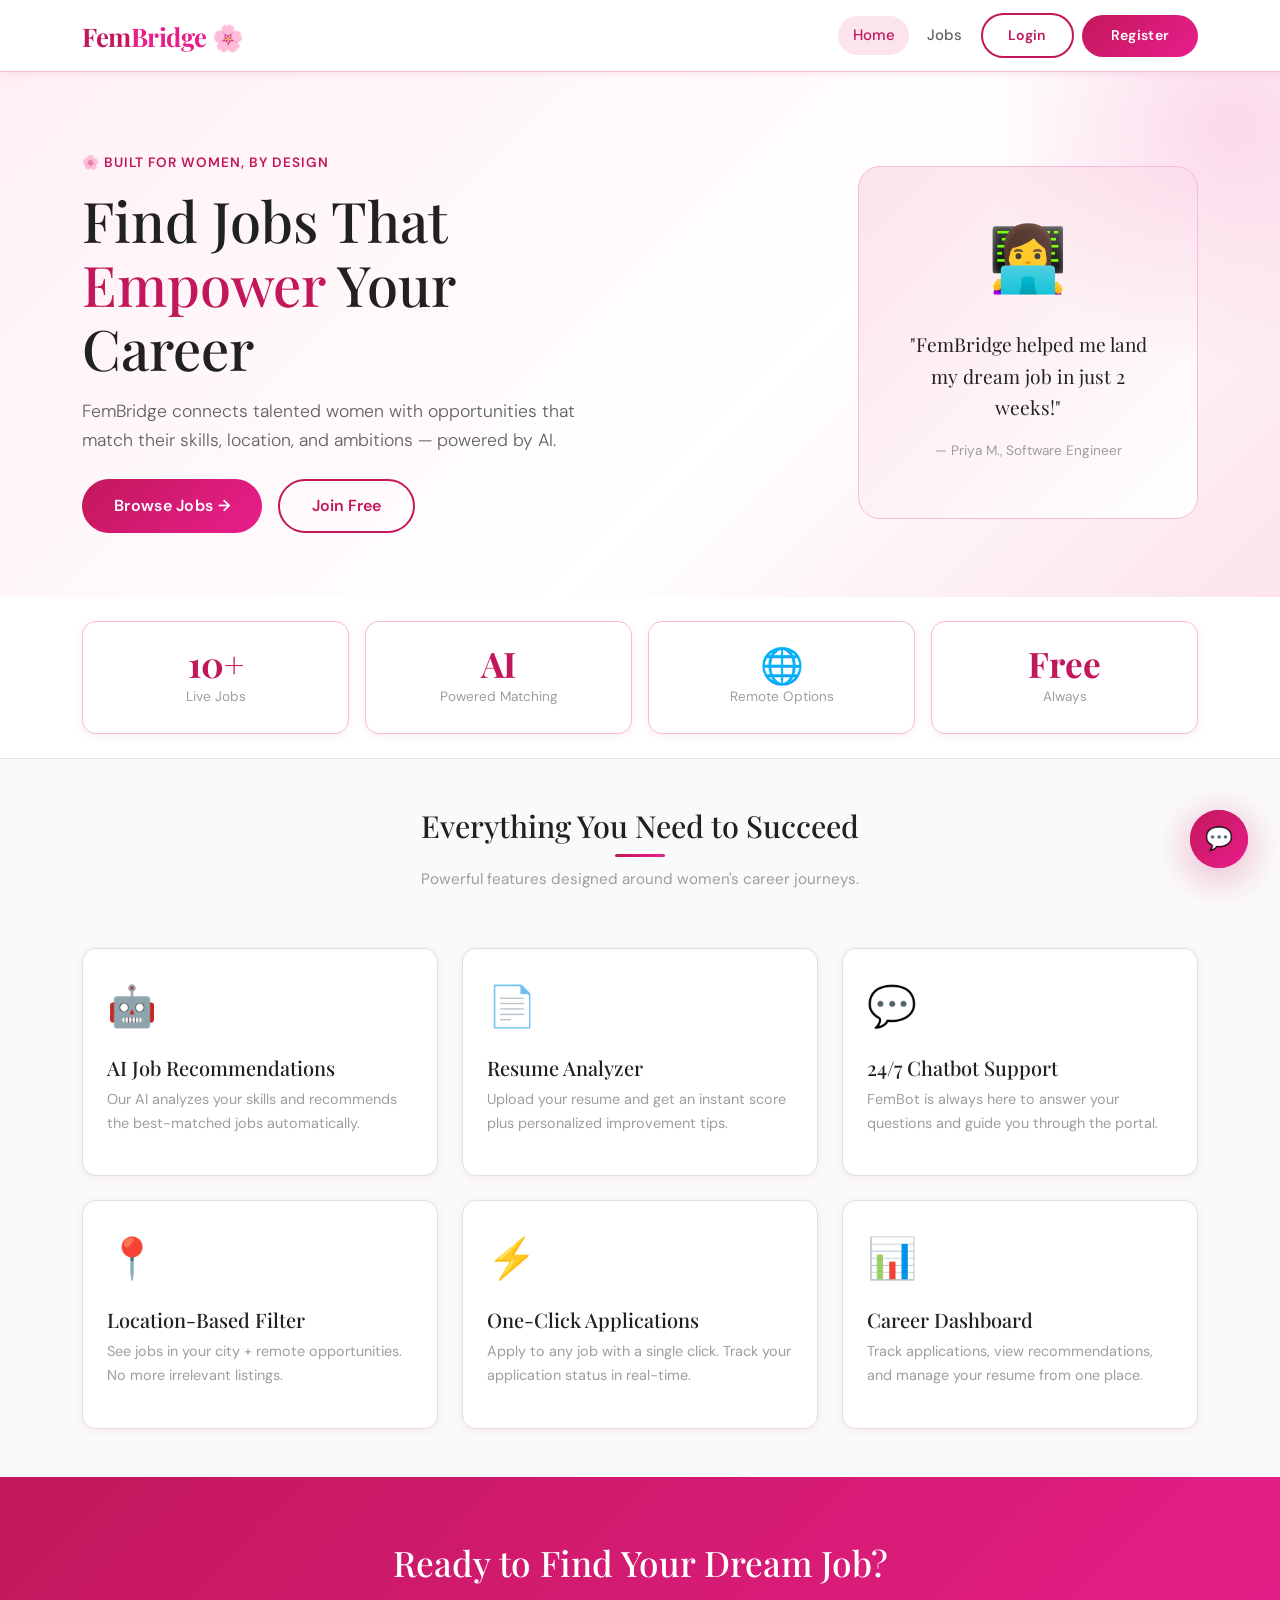
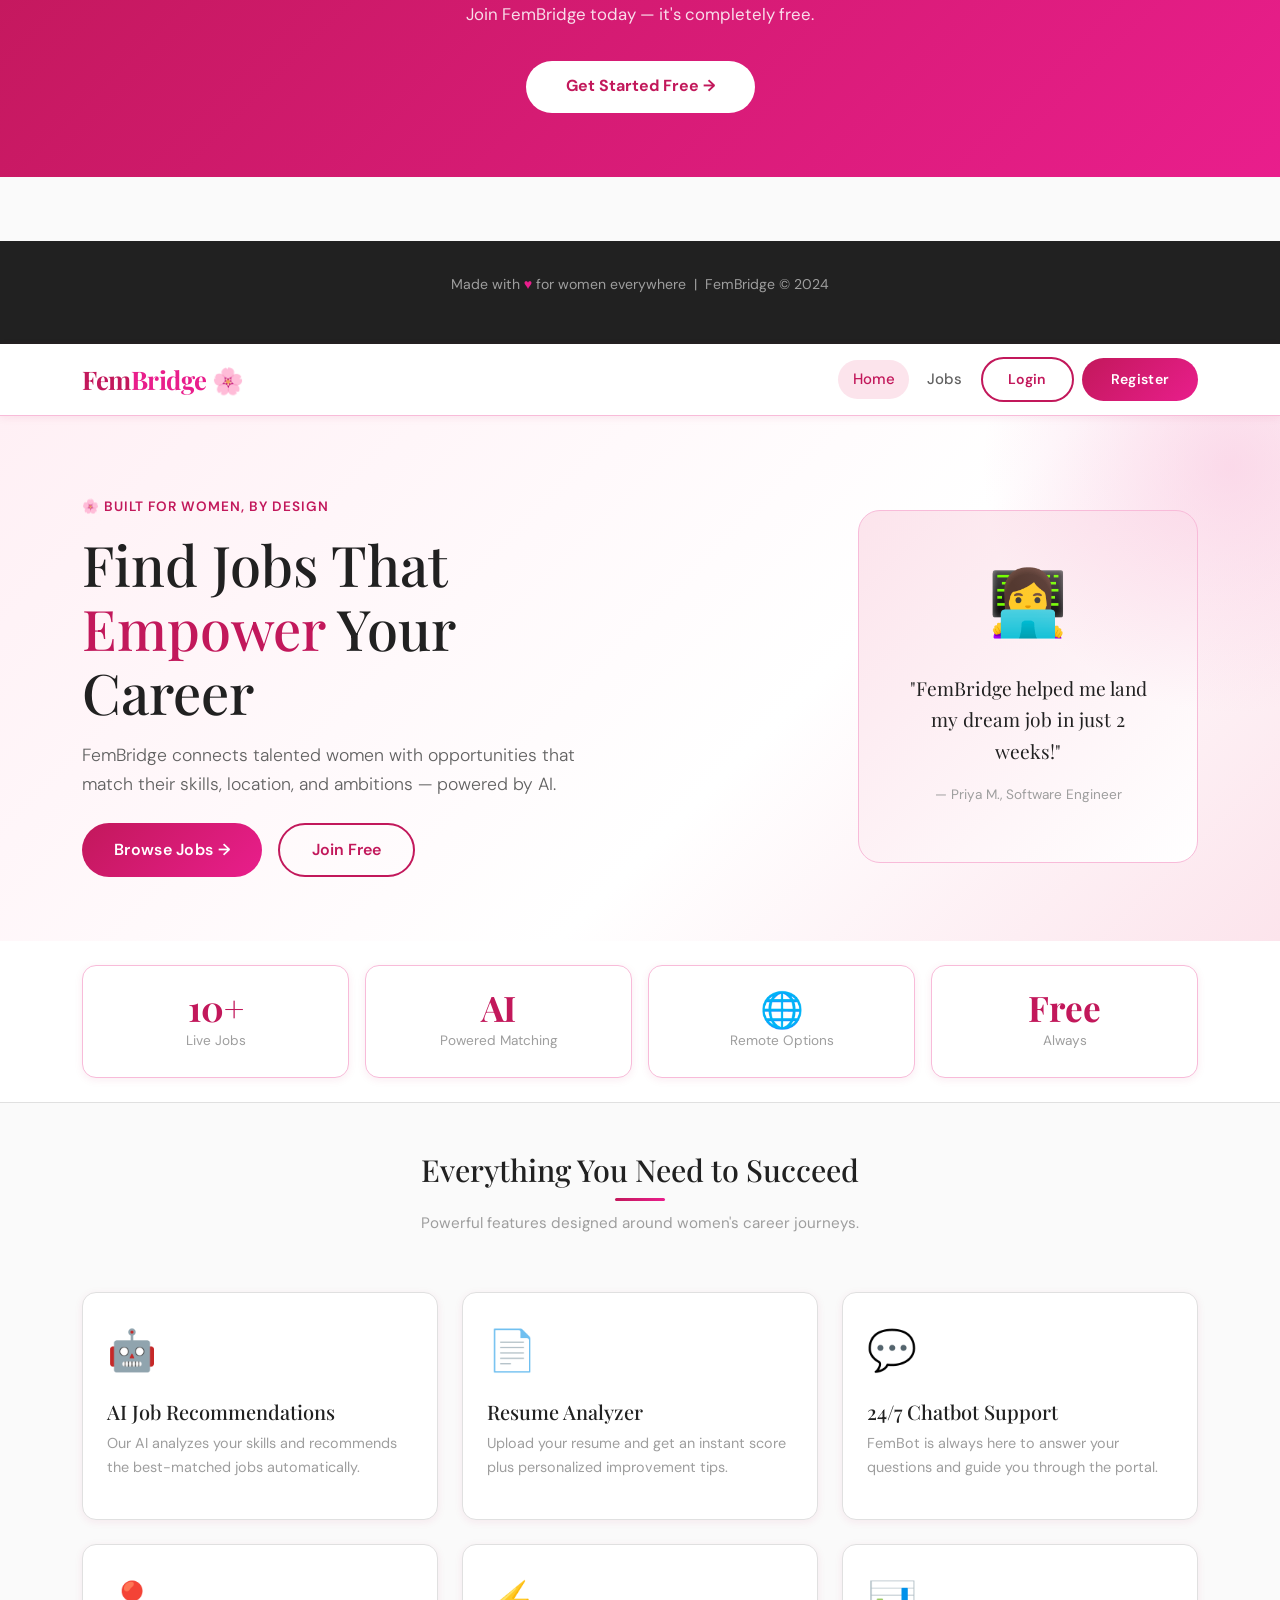
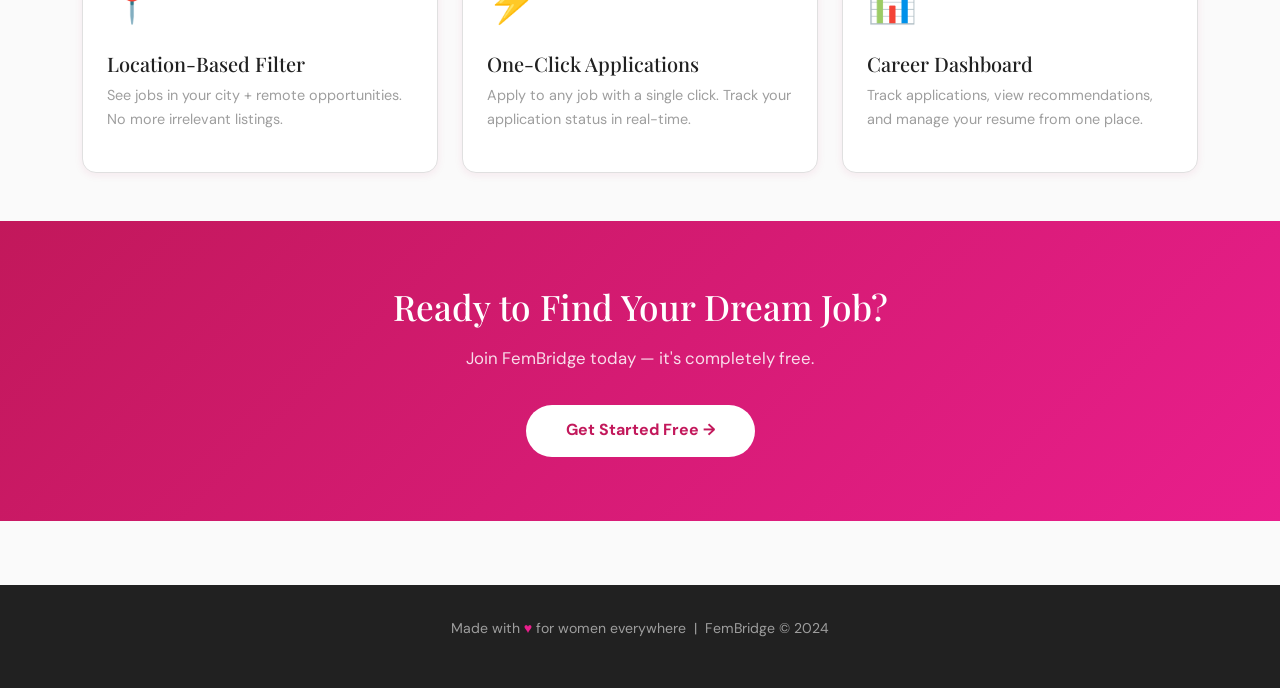
<file: frontend/index.html>
<!DOCTYPE html>
<html lang="en">
<head>
  <meta charset="UTF-8" />
  <meta name="viewport" content="width=device-width, initial-scale=1.0" />
  <title>FemBridge – Women's Career Portal</title>
  <link rel="stylesheet" href="https://cdn.jsdelivr.net/npm/bootstrap@5.3.2/dist/css/bootstrap.min.css" />
  <link rel="stylesheet" href="css/style.css" />
</head>
<body>

<!-- ── NAVBAR ──────────────────────────────────────────────────────────────── -->
<nav class="navbar navbar-expand-lg">
  <div class="container">
    <a class="navbar-brand" href="index.html">Fem<span>Bridge</span> 🌸</a>
    <button class="navbar-toggler" type="button" data-bs-toggle="collapse" data-bs-target="#navMenu">
      <span class="navbar-toggler-icon"></span>
    </button>
    <div class="collapse navbar-collapse" id="navMenu">
      <ul class="navbar-nav ms-auto align-items-center gap-1">
        <li class="nav-item"><a class="nav-link active" href="index.html">Home</a></li>
        <li class="nav-item"><a class="nav-link" href="jobs.html">Jobs</a></li>
        <!-- Logged-out nav -->
        <li id="nav-auth" style="display:flex;gap:0.5rem;align-items:center;">
          <a href="login.html" class="btn-outline-pink" style="font-size:0.88rem;">Login</a>
          <a href="register.html" class="btn-primary-pink" style="font-size:0.88rem;">Register</a>
        </li>
        <!-- Logged-in nav -->
        <li id="nav-user" style="display:none;gap:0.5rem;align-items:center;">
          <a href="dashboard.html" class="nav-link">Dashboard</a>
          <a href="profile.html" class="nav-link">👤 <span id="nav-username"></span></a>
          <button id="logout-btn" class="btn-outline-pink" style="font-size:0.85rem;">Logout</button>
        </li>
      </ul>
    </div>
  </div>
</nav>

<!-- ── HERO ────────────────────────────────────────────────────────────────── -->
<section class="hero">
  <div class="container">
    <div class="row align-items-center g-4">
      <div class="col-lg-6">
        <p style="font-size:0.85rem;font-weight:600;color:var(--pink-deep);letter-spacing:1px;text-transform:uppercase;margin-bottom:0.8rem;">
          🌸 Built for Women, by Design
        </p>
        <h1>Find Jobs That <span>Empower</span> Your Career</h1>
        <p class="lead mt-3">
          FemBridge connects talented women with opportunities that match their skills, 
          location, and ambitions — powered by AI.
        </p>
        <div class="d-flex gap-3 flex-wrap mt-4">
          <a href="jobs.html" class="btn-primary-pink" style="font-size:1rem;padding:0.75rem 2rem;">
            Browse Jobs →
          </a>
          <a href="register.html" class="btn-outline-pink" style="font-size:1rem;padding:0.75rem 2rem;">
            Join Free
          </a>
        </div>
      </div>
      <div class="col-lg-6 d-none d-lg-flex justify-content-end">
        <div style="background:linear-gradient(135deg,var(--pink-pale),var(--white));border-radius:var(--radius-lg);padding:2.5rem;text-align:center;border:1px solid var(--pink-light);max-width:340px;width:100%;">
          <div style="font-size:4rem;margin-bottom:1rem;">👩‍💻</div>
          <p style="font-family:'Playfair Display',serif;font-size:1.2rem;color:var(--gray-900);">
            "FemBridge helped me land my dream job in just 2 weeks!"
          </p>
          <p style="font-size:0.85rem;color:var(--gray-500);margin-top:0.5rem;">— Priya M., Software Engineer</p>
        </div>
      </div>
    </div>
  </div>
</section>

<!-- ── STATS ────────────────────────────────────────────────────────────────── -->
<section class="py-4" style="background:var(--white);border-bottom:1px solid var(--gray-300);">
  <div class="container">
    <div class="row g-3 text-center">
      <div class="col-6 col-md-3">
        <div class="stat-card">
          <div class="stat-number">10+</div>
          <div class="stat-label">Live Jobs</div>
        </div>
      </div>
      <div class="col-6 col-md-3">
        <div class="stat-card">
          <div class="stat-number">AI</div>
          <div class="stat-label">Powered Matching</div>
        </div>
      </div>
      <div class="col-6 col-md-3">
        <div class="stat-card">
          <div class="stat-number">🌐</div>
          <div class="stat-label">Remote Options</div>
        </div>
      </div>
      <div class="col-6 col-md-3">
        <div class="stat-card">
          <div class="stat-number">Free</div>
          <div class="stat-label">Always</div>
        </div>
      </div>
    </div>
  </div>
</section>

<!-- ── FEATURES ─────────────────────────────────────────────────────────────── -->
<section class="py-5">
  <div class="container">
    <div class="section-header text-center">
      <h2>Everything You Need to Succeed</h2>
      <div class="divider-pink mx-auto"></div>
      <p class="mt-2">Powerful features designed around women's career journeys.</p>
    </div>
    <div class="row g-4 mt-2">
      <div class="col-md-4">
        <div class="card-custom p-4 h-100">
          <div style="font-size:2.5rem;margin-bottom:1rem;">🤖</div>
          <h5>AI Job Recommendations</h5>
          <p style="color:var(--gray-500);font-size:0.9rem;margin-top:0.5rem;">
            Our AI analyzes your skills and recommends the best-matched jobs automatically.
          </p>
        </div>
      </div>
      <div class="col-md-4">
        <div class="card-custom p-4 h-100">
          <div style="font-size:2.5rem;margin-bottom:1rem;">📄</div>
          <h5>Resume Analyzer</h5>
          <p style="color:var(--gray-500);font-size:0.9rem;margin-top:0.5rem;">
            Upload your resume and get an instant score plus personalized improvement tips.
          </p>
        </div>
      </div>
      <div class="col-md-4">
        <div class="card-custom p-4 h-100">
          <div style="font-size:2.5rem;margin-bottom:1rem;">💬</div>
          <h5>24/7 Chatbot Support</h5>
          <p style="color:var(--gray-500);font-size:0.9rem;margin-top:0.5rem;">
            FemBot is always here to answer your questions and guide you through the portal.
          </p>
        </div>
      </div>
      <div class="col-md-4">
        <div class="card-custom p-4 h-100">
          <div style="font-size:2.5rem;margin-bottom:1rem;">📍</div>
          <h5>Location-Based Filter</h5>
          <p style="color:var(--gray-500);font-size:0.9rem;margin-top:0.5rem;">
            See jobs in your city + remote opportunities. No more irrelevant listings.
          </p>
        </div>
      </div>
      <div class="col-md-4">
        <div class="card-custom p-4 h-100">
          <div style="font-size:2.5rem;margin-bottom:1rem;">⚡</div>
          <h5>One-Click Applications</h5>
          <p style="color:var(--gray-500);font-size:0.9rem;margin-top:0.5rem;">
            Apply to any job with a single click. Track your application status in real-time.
          </p>
        </div>
      </div>
      <div class="col-md-4">
        <div class="card-custom p-4 h-100">
          <div style="font-size:2.5rem;margin-bottom:1rem;">📊</div>
          <h5>Career Dashboard</h5>
          <p style="color:var(--gray-500);font-size:0.9rem;margin-top:0.5rem;">
            Track applications, view recommendations, and manage your resume from one place.
          </p>
        </div>
      </div>
    </div>
  </div>
</section>

<!-- ── CTA ──────────────────────────────────────────────────────────────────── -->
<section style="background:linear-gradient(135deg,var(--pink-deep),var(--pink-mid));padding:4rem 0;text-align:center;">
  <div class="container">
    <h2 style="color:white;font-size:2.2rem;margin-bottom:1rem;">Ready to Find Your Dream Job?</h2>
    <p style="color:rgba(255,255,255,0.85);font-size:1.05rem;margin-bottom:2rem;">
      Join FemBridge today — it's completely free.
    </p>
    <a href="register.html" style="background:white;color:var(--pink-deep);font-weight:700;font-size:1rem;padding:0.8rem 2.5rem;border-radius:var(--radius-pill);display:inline-block;transition:var(--transition);">
      Get Started Free →
    </a>
  </div>
</section>

<!-- ── FOOTER ───────────────────────────────────────────────────────────────── -->
<footer>
  <p>Made with <span>♥</span> for women everywhere &nbsp;|&nbsp; FemBridge © 2024</p>
</footer>

<!-- ── CHATBOT ──────────────────────────────────────────────────────────────── -->
<button id="chatbot-btn" title="Chat with FemBot">💬</button>
<div id="chatbot-window">
  <div class="chatbot-header">
    🌸 FemBot – Career Assistant
    <button id="chatbot-close" style="background:none;border:none;color:white;font-size:1.1rem;cursor:pointer;">✕</button>
  </div>
  <div class="chatbot-messages" id="chatbot-messages"></div>
  <div class="chatbot-input-row">
    <input id="chat-input" type="text" placeholder="Ask me anything..." />
    <button id="chat-send">Send</button>
  </div>
</div>

<script src="https://cdn.jsdelivr.net/npm/bootstrap@5.3.2/dist/js/bootstrap.bundle.min.js"></script>
<script src="js/main.js"></script>
<script src="js/chatbot.js"></script>
</body>
</html><!DOCTYPE html>
<html lang="en">
<head>
  <meta charset="UTF-8" />
  <meta name="viewport" content="width=device-width, initial-scale=1.0" />
  <title>FemBridge – Women's Career Portal</title>
  <link rel="stylesheet" href="https://cdn.jsdelivr.net/npm/bootstrap@5.3.2/dist/css/bootstrap.min.css" />
  <link rel="stylesheet" href="css/style.css" />
</head>
<body>

<!-- ── NAVBAR ──────────────────────────────────────────────────────────────── -->
<nav class="navbar navbar-expand-lg">
  <div class="container">
    <a class="navbar-brand" href="index.html">Fem<span>Bridge</span> 🌸</a>
    <button class="navbar-toggler" type="button" data-bs-toggle="collapse" data-bs-target="#navMenu">
      <span class="navbar-toggler-icon"></span>
    </button>
    <div class="collapse navbar-collapse" id="navMenu">
      <ul class="navbar-nav ms-auto align-items-center gap-1">
        <li class="nav-item"><a class="nav-link active" href="index.html">Home</a></li>
        <li class="nav-item"><a class="nav-link" href="jobs.html">Jobs</a></li>
        <!-- Logged-out nav -->
        <li id="nav-auth" style="display:flex;gap:0.5rem;align-items:center;">
          <a href="login.html" class="btn-outline-pink" style="font-size:0.88rem;">Login</a>
          <a href="register.html" class="btn-primary-pink" style="font-size:0.88rem;">Register</a>
        </li>
        <!-- Logged-in nav -->
        <li id="nav-user" style="display:none;gap:0.5rem;align-items:center;">
          <a href="dashboard.html" class="nav-link">Dashboard</a>
          <a href="profile.html" class="nav-link">👤 <span id="nav-username"></span></a>
          <button id="logout-btn" class="btn-outline-pink" style="font-size:0.85rem;">Logout</button>
        </li>
      </ul>
    </div>
  </div>
</nav>

<!-- ── HERO ────────────────────────────────────────────────────────────────── -->
<section class="hero">
  <div class="container">
    <div class="row align-items-center g-4">
      <div class="col-lg-6">
        <p style="font-size:0.85rem;font-weight:600;color:var(--pink-deep);letter-spacing:1px;text-transform:uppercase;margin-bottom:0.8rem;">
          🌸 Built for Women, by Design
        </p>
        <h1>Find Jobs That <span>Empower</span> Your Career</h1>
        <p class="lead mt-3">
          FemBridge connects talented women with opportunities that match their skills, 
          location, and ambitions — powered by AI.
        </p>
        <div class="d-flex gap-3 flex-wrap mt-4">
          <a href="jobs.html" class="btn-primary-pink" style="font-size:1rem;padding:0.75rem 2rem;">
            Browse Jobs →
          </a>
          <a href="register.html" class="btn-outline-pink" style="font-size:1rem;padding:0.75rem 2rem;">
            Join Free
          </a>
        </div>
      </div>
      <div class="col-lg-6 d-none d-lg-flex justify-content-end">
        <div style="background:linear-gradient(135deg,var(--pink-pale),var(--white));border-radius:var(--radius-lg);padding:2.5rem;text-align:center;border:1px solid var(--pink-light);max-width:340px;width:100%;">
          <div style="font-size:4rem;margin-bottom:1rem;">👩‍💻</div>
          <p style="font-family:'Playfair Display',serif;font-size:1.2rem;color:var(--gray-900);">
            "FemBridge helped me land my dream job in just 2 weeks!"
          </p>
          <p style="font-size:0.85rem;color:var(--gray-500);margin-top:0.5rem;">— Priya M., Software Engineer</p>
        </div>
      </div>
    </div>
  </div>
</section>

<!-- ── STATS ────────────────────────────────────────────────────────────────── -->
<section class="py-4" style="background:var(--white);border-bottom:1px solid var(--gray-300);">
  <div class="container">
    <div class="row g-3 text-center">
      <div class="col-6 col-md-3">
        <div class="stat-card">
          <div class="stat-number">10+</div>
          <div class="stat-label">Live Jobs</div>
        </div>
      </div>
      <div class="col-6 col-md-3">
        <div class="stat-card">
          <div class="stat-number">AI</div>
          <div class="stat-label">Powered Matching</div>
        </div>
      </div>
      <div class="col-6 col-md-3">
        <div class="stat-card">
          <div class="stat-number">🌐</div>
          <div class="stat-label">Remote Options</div>
        </div>
      </div>
      <div class="col-6 col-md-3">
        <div class="stat-card">
          <div class="stat-number">Free</div>
          <div class="stat-label">Always</div>
        </div>
      </div>
    </div>
  </div>
</section>

<!-- ── FEATURES ─────────────────────────────────────────────────────────────── -->
<section class="py-5">
  <div class="container">
    <div class="section-header text-center">
      <h2>Everything You Need to Succeed</h2>
      <div class="divider-pink mx-auto"></div>
      <p class="mt-2">Powerful features designed around women's career journeys.</p>
    </div>
    <div class="row g-4 mt-2">
      <div class="col-md-4">
        <div class="card-custom p-4 h-100">
          <div style="font-size:2.5rem;margin-bottom:1rem;">🤖</div>
          <h5>AI Job Recommendations</h5>
          <p style="color:var(--gray-500);font-size:0.9rem;margin-top:0.5rem;">
            Our AI analyzes your skills and recommends the best-matched jobs automatically.
          </p>
        </div>
      </div>
      <div class="col-md-4">
        <div class="card-custom p-4 h-100">
          <div style="font-size:2.5rem;margin-bottom:1rem;">📄</div>
          <h5>Resume Analyzer</h5>
          <p style="color:var(--gray-500);font-size:0.9rem;margin-top:0.5rem;">
            Upload your resume and get an instant score plus personalized improvement tips.
          </p>
        </div>
      </div>
      <div class="col-md-4">
        <div class="card-custom p-4 h-100">
          <div style="font-size:2.5rem;margin-bottom:1rem;">💬</div>
          <h5>24/7 Chatbot Support</h5>
          <p style="color:var(--gray-500);font-size:0.9rem;margin-top:0.5rem;">
            FemBot is always here to answer your questions and guide you through the portal.
          </p>
        </div>
      </div>
      <div class="col-md-4">
        <div class="card-custom p-4 h-100">
          <div style="font-size:2.5rem;margin-bottom:1rem;">📍</div>
          <h5>Location-Based Filter</h5>
          <p style="color:var(--gray-500);font-size:0.9rem;margin-top:0.5rem;">
            See jobs in your city + remote opportunities. No more irrelevant listings.
          </p>
        </div>
      </div>
      <div class="col-md-4">
        <div class="card-custom p-4 h-100">
          <div style="font-size:2.5rem;margin-bottom:1rem;">⚡</div>
          <h5>One-Click Applications</h5>
          <p style="color:var(--gray-500);font-size:0.9rem;margin-top:0.5rem;">
            Apply to any job with a single click. Track your application status in real-time.
          </p>
        </div>
      </div>
      <div class="col-md-4">
        <div class="card-custom p-4 h-100">
          <div style="font-size:2.5rem;margin-bottom:1rem;">📊</div>
          <h5>Career Dashboard</h5>
          <p style="color:var(--gray-500);font-size:0.9rem;margin-top:0.5rem;">
            Track applications, view recommendations, and manage your resume from one place.
          </p>
        </div>
      </div>
    </div>
  </div>
</section>

<!-- ── CTA ──────────────────────────────────────────────────────────────────── -->
<section style="background:linear-gradient(135deg,var(--pink-deep),var(--pink-mid));padding:4rem 0;text-align:center;">
  <div class="container">
    <h2 style="color:white;font-size:2.2rem;margin-bottom:1rem;">Ready to Find Your Dream Job?</h2>
    <p style="color:rgba(255,255,255,0.85);font-size:1.05rem;margin-bottom:2rem;">
      Join FemBridge today — it's completely free.
    </p>
    <a href="register.html" style="background:white;color:var(--pink-deep);font-weight:700;font-size:1rem;padding:0.8rem 2.5rem;border-radius:var(--radius-pill);display:inline-block;transition:var(--transition);">
      Get Started Free →
    </a>
  </div>
</section>

<!-- ── FOOTER ───────────────────────────────────────────────────────────────── -->
<footer>
  <p>Made with <span>♥</span> for women everywhere &nbsp;|&nbsp; FemBridge © 2024</p>
</footer>

<!-- ── CHATBOT ──────────────────────────────────────────────────────────────── -->
<button id="chatbot-btn" title="Chat with FemBot">💬</button>
<div id="chatbot-window">
  <div class="chatbot-header">
    🌸 FemBot – Career Assistant
    <button id="chatbot-close" style="background:none;border:none;color:white;font-size:1.1rem;cursor:pointer;">✕</button>
  </div>
  <div class="chatbot-messages" id="chatbot-messages"></div>
  <div class="chatbot-input-row">
    <input id="chat-input" type="text" placeholder="Ask me anything..." />
    <button id="chat-send">Send</button>
  </div>
</div>

<script src="https://cdn.jsdelivr.net/npm/bootstrap@5.3.2/dist/js/bootstrap.bundle.min.js"></script>
<script src="js/main.js"></script>
<script src="js/chatbot.js"></script>
</body>
</html>
</file>
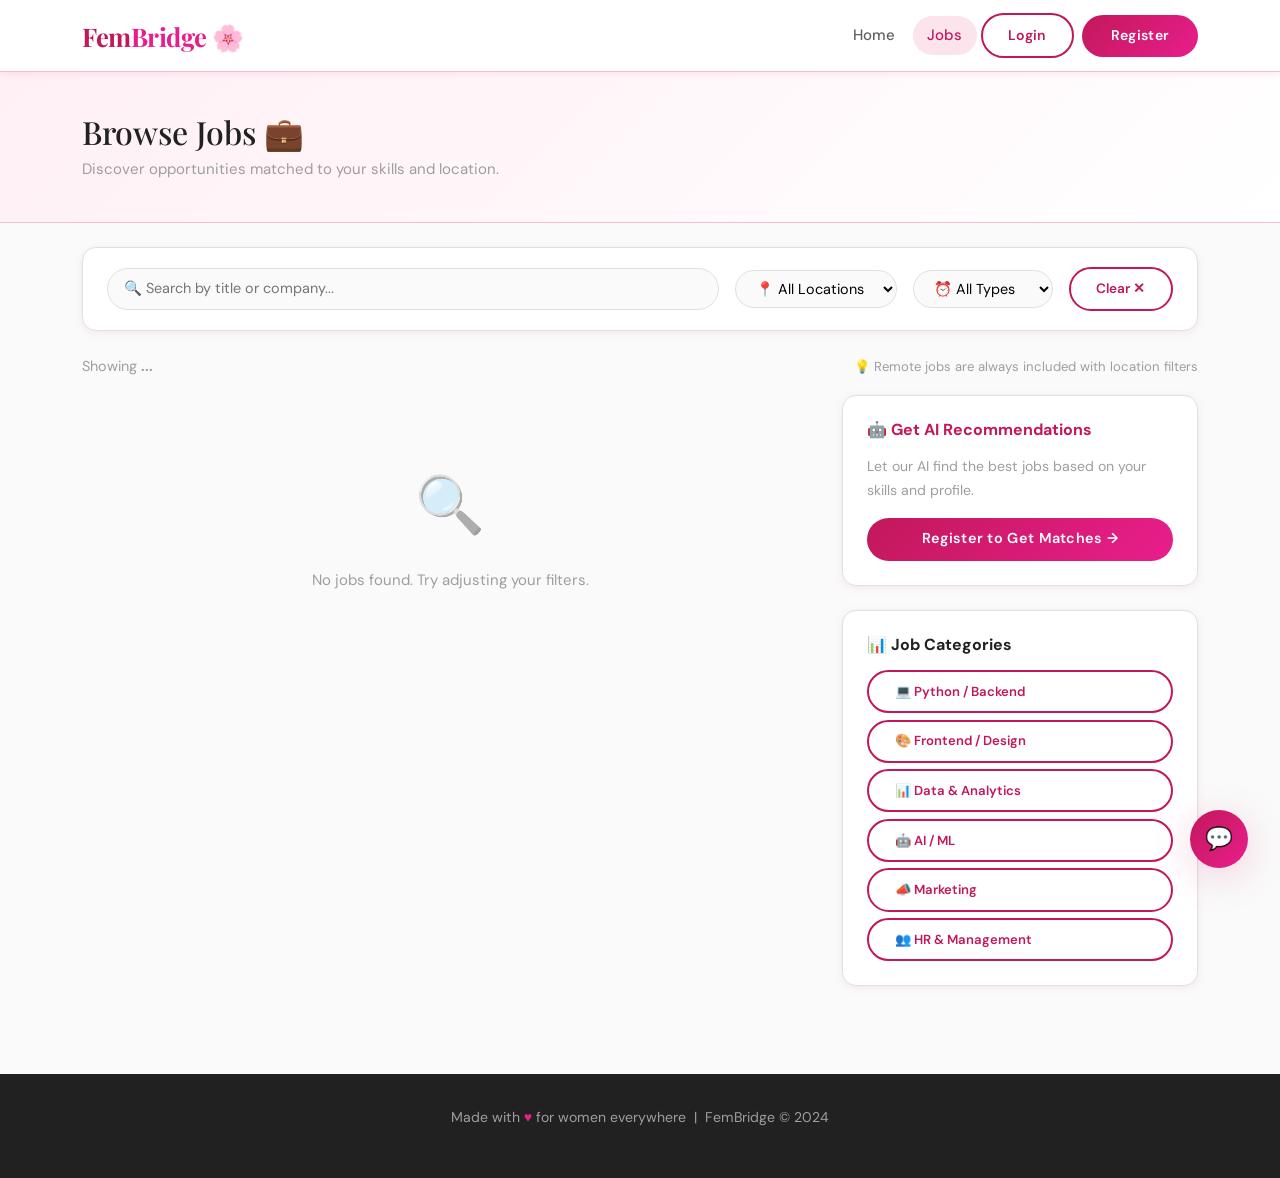
<file: frontend/jobs.html>
<!DOCTYPE html>
<html lang="en">
<head>
  <meta charset="UTF-8" />
  <meta name="viewport" content="width=device-width, initial-scale=1.0" />
  <title>Browse Jobs – FemBridge</title>
  <link rel="stylesheet" href="https://cdn.jsdelivr.net/npm/bootstrap@5.3.2/dist/css/bootstrap.min.css" />
  <link rel="stylesheet" href="css/style.css" />
</head>
<body>

<!-- ── NAVBAR ─────────────────────────────────────────────────────────────── -->
<nav class="navbar navbar-expand-lg">
  <div class="container">
    <a class="navbar-brand" href="index.html">Fem<span>Bridge</span> 🌸</a>
    <button class="navbar-toggler" type="button" data-bs-toggle="collapse" data-bs-target="#navMenu">
      <span class="navbar-toggler-icon"></span>
    </button>
    <div class="collapse navbar-collapse" id="navMenu">
      <ul class="navbar-nav ms-auto align-items-center gap-1">
        <li class="nav-item"><a class="nav-link" href="index.html">Home</a></li>
        <li class="nav-item"><a class="nav-link active" href="jobs.html">Jobs</a></li>
        <li id="nav-auth" style="display:flex;gap:0.5rem;align-items:center;">
          <a href="login.html" class="btn-outline-pink" style="font-size:0.88rem;">Login</a>
          <a href="register.html" class="btn-primary-pink" style="font-size:0.88rem;">Register</a>
        </li>
        <li id="nav-user" style="display:none;gap:0.5rem;align-items:center;">
          <a href="dashboard.html" class="nav-link">Dashboard</a>
          <a href="profile.html" class="nav-link">👤 <span id="nav-username"></span></a>
          <button id="logout-btn" class="btn-outline-pink" style="font-size:0.85rem;">Logout</button>
        </li>
      </ul>
    </div>
  </div>
</nav>

<!-- ── PAGE HEADER ────────────────────────────────────────────────────────── -->
<section style="background:linear-gradient(135deg,var(--pink-pastel),var(--white));padding:2.5rem 0 1.5rem;border-bottom:1px solid var(--pink-light);">
  <div class="container">
    <h1 style="font-size:2rem;margin-bottom:0.3rem;">Browse Jobs 💼</h1>
    <p style="color:var(--gray-500);">Discover opportunities matched to your skills and location.</p>
  </div>
</section>

<div class="container py-4">

  <!-- ── Filter Bar ───────────────────────────────────────────────────────── -->
  <div class="filter-bar mb-4">
    <div style="flex:1;min-width:200px;">
      <input id="search-input" type="text" placeholder="🔍 Search by title or company..." style="width:100%;" />
    </div>

    <select id="location-filter" style="min-width:160px;">
      <option value="">📍 All Locations</option>
      <option value="Mumbai">Mumbai</option>
      <option value="Delhi">Delhi</option>
      <option value="Bangalore">Bangalore</option>
      <option value="Hyderabad">Hyderabad</option>
      <option value="Chennai">Chennai</option>
      <option value="Pune">Pune</option>
      <option value="Bhopal">Bhopal</option>
      <option value="Remote">Remote</option>
    </select>

    <select id="type-filter" style="min-width:140px;">
      <option value="">⏰ All Types</option>
      <option value="Full-time">Full-time</option>
      <option value="Part-time">Part-time</option>
    </select>

    <button class="btn-outline-pink" onclick="clearFilters()" style="font-size:0.85rem;white-space:nowrap;">
      Clear ✕
    </button>
  </div>

  <!-- ── Results Header ───────────────────────────────────────────────────── -->
  <div style="display:flex;justify-content:space-between;align-items:center;margin-bottom:1rem;">
    <p style="font-size:0.9rem;color:var(--gray-500);margin:0;">
      Showing <strong id="job-count">...</strong>
    </p>
    <div style="font-size:0.82rem;color:var(--gray-500);">
      💡 Remote jobs are always included with location filters
    </div>
  </div>

  <!-- ── Jobs Grid ─────────────────────────────────────────────────────────── -->
  <div class="row">
    <div class="col-lg-8">
      <div id="jobs-container">
        <div class="page-loading"><div class="spinner"></div>Loading jobs...</div>
      </div>
    </div>

    <!-- ── Sidebar ─────────────────────────────────────────────────────── -->
    <div class="col-lg-4">
      <div class="card-custom p-4 mb-4" style="position:sticky;top:80px;">
        <h6 style="font-weight:700;margin-bottom:1rem;color:var(--pink-deep);">🤖 Get AI Recommendations</h6>
        <p style="font-size:0.88rem;color:var(--gray-500);margin-bottom:1rem;">
          Let our AI find the best jobs based on your skills and profile.
        </p>
        <div id="sidebar-cta"></div>
      </div>

      <div class="card-custom p-4">
        <h6 style="font-weight:700;margin-bottom:1rem;">📊 Job Categories</h6>
        <div style="display:flex;flex-direction:column;gap:0.4rem;">
          <button class="btn-outline-pink" style="font-size:0.82rem;justify-content:flex-start;"
            onclick="setSearch('python developer')">💻 Python / Backend</button>
          <button class="btn-outline-pink" style="font-size:0.82rem;justify-content:flex-start;"
            onclick="setSearch('frontend developer')">🎨 Frontend / Design</button>
          <button class="btn-outline-pink" style="font-size:0.82rem;justify-content:flex-start;"
            onclick="setSearch('data')">📊 Data & Analytics</button>
          <button class="btn-outline-pink" style="font-size:0.82rem;justify-content:flex-start;"
            onclick="setSearch('machine learning')">🤖 AI / ML</button>
          <button class="btn-outline-pink" style="font-size:0.82rem;justify-content:flex-start;"
            onclick="setSearch('marketing')">📣 Marketing</button>
          <button class="btn-outline-pink" style="font-size:0.82rem;justify-content:flex-start;"
            onclick="setSearch('hr manager')">👥 HR & Management</button>
        </div>
      </div>
    </div>
  </div>
</div>

<footer>
  <p>Made with <span>♥</span> for women everywhere &nbsp;|&nbsp; FemBridge © 2024</p>
</footer>

<!-- ── CHATBOT ─────────────────────────────────────────────────────────────── -->
<button id="chatbot-btn" title="Chat with FemBot">💬</button>
<div id="chatbot-window">
  <div class="chatbot-header">
    🌸 FemBot – Career Assistant
    <button id="chatbot-close" style="background:none;border:none;color:white;font-size:1.1rem;cursor:pointer;">✕</button>
  </div>
  <div class="chatbot-messages" id="chatbot-messages"></div>
  <div class="chatbot-input-row">
    <input id="chat-input" type="text" placeholder="Ask me anything..." />
    <button id="chat-send">Send</button>
  </div>
</div>

<script src="https://cdn.jsdelivr.net/npm/bootstrap@5.3.2/dist/js/bootstrap.bundle.min.js"></script>
<script src="js/main.js"></script>
<script src="js/jobs.js"></script>
<script src="js/chatbot.js"></script>
<script>
  // Sidebar CTA based on login state
  document.addEventListener("DOMContentLoaded", () => {
    const user = getUser();
    const cta  = document.getElementById("sidebar-cta");
    if (user) {
      cta.innerHTML = `<a href="dashboard.html" class="btn-primary-pink" style="width:100%;justify-content:center;">
        View My Recommendations →
      </a>`;
    } else {
      cta.innerHTML = `<a href="register.html" class="btn-primary-pink" style="width:100%;justify-content:center;">
        Register to Get Matches →
      </a>`;
    }
  });

  function setSearch(query) {
    const input = document.getElementById("search-input");
    if (input) { input.value = query; loadJobs(); }
  }

  function clearFilters() {
    document.getElementById("search-input").value  = "";
    document.getElementById("location-filter").value = "";
    document.getElementById("type-filter").value    = "";
    loadJobs();
  }
</script>
</body>
</html>
</file>
<file: frontend/css/style.css>
/* =====================================================
   FemBridge – Global Stylesheet
   Theme: Pink + White | Font: Playfair Display + DM Sans
   ===================================================== */

@import url('https://fonts.googleapis.com/css2?family=Playfair+Display:wght@600;700&family=DM+Sans:wght@300;400;500;600&display=swap');

/* ── CSS Variables ─────────────────────────────────── */
:root {
  --pink-deep:    #c2185b;
  --pink-mid:     #e91e8c;
  --pink-light:   #f8bbd9;
  --pink-pale:    #fce4ec;
  --pink-pastel:  #fff0f5;
  --white:        #ffffff;
  --gray-50:      #fafafa;
  --gray-100:     #f5f5f5;
  --gray-300:     #e0e0e0;
  --gray-500:     #9e9e9e;
  --gray-700:     #616161;
  --gray-900:     #212121;
  --shadow-sm:    0 2px 8px rgba(194,24,91,0.08);
  --shadow-md:    0 4px 20px rgba(194,24,91,0.14);
  --shadow-lg:    0 8px 40px rgba(194,24,91,0.18);
  --radius-sm:    8px;
  --radius-md:    14px;
  --radius-lg:    22px;
  --radius-pill:  100px;
  --transition:   0.25s cubic-bezier(0.4,0,0.2,1);
}

/* ── Reset & Base ──────────────────────────────────── */
*, *::before, *::after { box-sizing: border-box; margin: 0; padding: 0; }

html { scroll-behavior: smooth; }

body {
  font-family: 'DM Sans', sans-serif;
  font-size: 15px;
  color: var(--gray-900);
  background: var(--gray-50);
  line-height: 1.65;
}

h1, h2, h3, h4, h5 {
  font-family: 'Playfair Display', serif;
  line-height: 1.25;
  color: var(--gray-900);
}

a { text-decoration: none; color: var(--pink-deep); }
a:hover { color: var(--pink-mid); }

img { max-width: 100%; display: block; }

/* ── Navbar ────────────────────────────────────────── */
.navbar {
  background: var(--white);
  border-bottom: 1px solid var(--pink-light);
  box-shadow: var(--shadow-sm);
  padding: 0.6rem 0;
  position: sticky;
  top: 0;
  z-index: 1000;
}

.navbar-brand {
  font-family: 'Playfair Display', serif;
  font-size: 1.6rem;
  font-weight: 700;
  color: var(--pink-deep) !important;
  letter-spacing: -0.5px;
}

.navbar-brand span { color: var(--pink-mid); }

.nav-link {
  font-weight: 500;
  color: var(--gray-700) !important;
  padding: 0.45rem 0.9rem !important;
  border-radius: var(--radius-pill);
  transition: var(--transition);
}

.nav-link:hover, .nav-link.active {
  color: var(--pink-deep) !important;
  background: var(--pink-pale);
}

/* ── Buttons ───────────────────────────────────────── */
.btn-primary-pink {
  background: linear-gradient(135deg, var(--pink-deep), var(--pink-mid));
  color: var(--white);
  border: none;
  border-radius: var(--radius-pill);
  padding: 0.6rem 1.8rem;
  font-weight: 600;
  font-size: 0.9rem;
  letter-spacing: 0.3px;
  transition: var(--transition);
  cursor: pointer;
  display: inline-flex;
  align-items: center;
  gap: 0.4rem;
}

.btn-primary-pink:hover {
  transform: translateY(-2px);
  box-shadow: 0 6px 20px rgba(194,24,91,0.35);
  color: var(--white);
}

.btn-outline-pink {
  background: transparent;
  color: var(--pink-deep);
  border: 2px solid var(--pink-deep);
  border-radius: var(--radius-pill);
  padding: 0.55rem 1.6rem;
  font-weight: 600;
  font-size: 0.9rem;
  transition: var(--transition);
  cursor: pointer;
  display: inline-flex;
  align-items: center;
  gap: 0.4rem;
}

.btn-outline-pink:hover {
  background: var(--pink-deep);
  color: var(--white);
  transform: translateY(-2px);
}

/* ── Cards ─────────────────────────────────────────── */
.card-custom {
  background: var(--white);
  border-radius: var(--radius-md);
  border: 1px solid var(--gray-300);
  box-shadow: var(--shadow-sm);
  transition: var(--transition);
  overflow: hidden;
}

.card-custom:hover {
  box-shadow: var(--shadow-md);
  transform: translateY(-3px);
  border-color: var(--pink-light);
}

/* ── Job Cards ─────────────────────────────────────── */
.job-card {
  background: var(--white);
  border-radius: var(--radius-md);
  border: 1px solid var(--gray-300);
  padding: 1.4rem;
  transition: var(--transition);
  position: relative;
  overflow: hidden;
}

.job-card::before {
  content: '';
  position: absolute;
  top: 0; left: 0;
  width: 4px; height: 100%;
  background: linear-gradient(180deg, var(--pink-deep), var(--pink-mid));
  border-radius: 4px 0 0 4px;
}

.job-card:hover {
  box-shadow: var(--shadow-md);
  transform: translateY(-3px);
  border-color: var(--pink-light);
}

.job-card .job-title {
  font-family: 'Playfair Display', serif;
  font-size: 1.1rem;
  font-weight: 600;
  color: var(--gray-900);
  margin-bottom: 0.25rem;
}

.job-card .job-company {
  color: var(--pink-deep);
  font-weight: 600;
  font-size: 0.9rem;
}

.job-card .job-meta span {
  font-size: 0.82rem;
  color: var(--gray-500);
  display: inline-flex;
  align-items: center;
  gap: 0.2rem;
  margin-right: 0.8rem;
}

.badge-type {
  background: var(--pink-pale);
  color: var(--pink-deep);
  font-size: 0.75rem;
  font-weight: 600;
  padding: 0.25rem 0.7rem;
  border-radius: var(--radius-pill);
  border: 1px solid var(--pink-light);
}

.badge-remote {
  background: #e8f5e9;
  color: #2e7d32;
  font-size: 0.75rem;
  font-weight: 600;
  padding: 0.25rem 0.7rem;
  border-radius: var(--radius-pill);
}

.match-score-badge {
  background: linear-gradient(135deg, var(--pink-deep), var(--pink-mid));
  color: white;
  font-size: 0.78rem;
  font-weight: 700;
  padding: 0.2rem 0.7rem;
  border-radius: var(--radius-pill);
}

/* ── Hero Section ──────────────────────────────────── */
.hero {
  background: linear-gradient(135deg, var(--pink-pastel) 0%, var(--white) 60%, var(--pink-pale) 100%);
  padding: 5rem 0 4rem;
  position: relative;
  overflow: hidden;
}

.hero::before {
  content: '';
  position: absolute;
  width: 500px; height: 500px;
  background: radial-gradient(circle, var(--pink-light) 0%, transparent 70%);
  top: -200px; right: -200px;
  border-radius: 50%;
  opacity: 0.5;
}

.hero h1 {
  font-size: clamp(2.2rem, 5vw, 3.5rem);
  line-height: 1.15;
  color: var(--gray-900);
}

.hero h1 span { color: var(--pink-deep); }

.hero p.lead {
  color: var(--gray-700);
  font-size: 1.1rem;
  max-width: 540px;
}

/* ── Stats ─────────────────────────────────────────── */
.stat-card {
  background: var(--white);
  border-radius: var(--radius-md);
  padding: 1.5rem;
  text-align: center;
  border: 1px solid var(--pink-light);
  box-shadow: var(--shadow-sm);
}

.stat-card .stat-number {
  font-family: 'Playfair Display', serif;
  font-size: 2.2rem;
  font-weight: 700;
  color: var(--pink-deep);
  line-height: 1;
}

.stat-card .stat-label {
  font-size: 0.85rem;
  color: var(--gray-500);
  margin-top: 0.3rem;
}

/* ── Forms ─────────────────────────────────────────── */
.form-wrapper {
  background: var(--white);
  border-radius: var(--radius-lg);
  padding: 2.5rem;
  box-shadow: var(--shadow-lg);
  border: 1px solid var(--pink-light);
  max-width: 480px;
  width: 100%;
  margin: 0 auto;
}

.form-wrapper h2 {
  font-size: 1.8rem;
  margin-bottom: 0.5rem;
  color: var(--gray-900);
}

.form-control-custom {
  width: 100%;
  padding: 0.7rem 1rem;
  border: 1.5px solid var(--gray-300);
  border-radius: var(--radius-sm);
  font-family: 'DM Sans', sans-serif;
  font-size: 0.95rem;
  color: var(--gray-900);
  background: var(--white);
  transition: var(--transition);
  outline: none;
}

.form-control-custom:focus {
  border-color: var(--pink-mid);
  box-shadow: 0 0 0 3px rgba(233,30,140,0.1);
}

.form-label-custom {
  display: block;
  font-weight: 600;
  font-size: 0.88rem;
  color: var(--gray-700);
  margin-bottom: 0.35rem;
}

.form-group-custom { margin-bottom: 1.2rem; }

/* ── Dashboard Stat Cards ──────────────────────────── */
.dash-stat {
  background: linear-gradient(135deg, var(--pink-deep), var(--pink-mid));
  color: white;
  border-radius: var(--radius-md);
  padding: 1.6rem;
  text-align: center;
}

.dash-stat .ds-number {
  font-family: 'Playfair Display', serif;
  font-size: 2.5rem;
  font-weight: 700;
  line-height: 1;
}

.dash-stat .ds-label {
  font-size: 0.9rem;
  opacity: 0.9;
  margin-top: 0.3rem;
}

.dash-stat.white {
  background: var(--white);
  color: var(--gray-900);
  border: 1px solid var(--pink-light);
  box-shadow: var(--shadow-sm);
}

.dash-stat.white .ds-number { color: var(--pink-deep); }

/* ── Resume Score Ring ─────────────────────────────── */
.score-ring-wrapper {
  display: flex;
  flex-direction: column;
  align-items: center;
  gap: 0.5rem;
}

.score-ring {
  width: 120px; height: 120px;
  border-radius: 50%;
  background: conic-gradient(var(--pink-deep) 0%, var(--pink-light) 0%);
  display: flex;
  align-items: center;
  justify-content: center;
  position: relative;
}

.score-ring::before {
  content: '';
  position: absolute;
  width: 88px; height: 88px;
  background: var(--white);
  border-radius: 50%;
}

.score-ring .score-text {
  position: relative;
  z-index: 1;
  font-family: 'Playfair Display', serif;
  font-size: 1.5rem;
  font-weight: 700;
  color: var(--pink-deep);
}

/* ── Filter Bar ────────────────────────────────────── */
.filter-bar {
  background: var(--white);
  border-radius: var(--radius-md);
  padding: 1.2rem 1.5rem;
  box-shadow: var(--shadow-sm);
  border: 1px solid var(--gray-300);
  display: flex;
  gap: 1rem;
  flex-wrap: wrap;
  align-items: center;
}

.filter-bar input, .filter-bar select {
  border: 1.5px solid var(--gray-300);
  border-radius: var(--radius-pill);
  padding: 0.5rem 1rem;
  font-family: 'DM Sans', sans-serif;
  font-size: 0.9rem;
  outline: none;
  transition: var(--transition);
  background: var(--gray-50);
}

.filter-bar input:focus, .filter-bar select:focus {
  border-color: var(--pink-mid);
  background: var(--white);
}

/* ── Section Headers ───────────────────────────────── */
.section-header {
  margin-bottom: 2rem;
}

.section-header h2 {
  font-size: 1.9rem;
  margin-bottom: 0.3rem;
}

.section-header p {
  color: var(--gray-500);
  font-size: 0.95rem;
}

.divider-pink {
  width: 50px;
  height: 3px;
  background: linear-gradient(90deg, var(--pink-deep), var(--pink-mid));
  border-radius: 3px;
  margin: 0.6rem 0;
}

/* ── Toast Notifications ───────────────────────────── */
.toast-custom {
  position: fixed;
  top: 1.2rem;
  right: 1.2rem;
  z-index: 9999;
  background: var(--white);
  border-radius: var(--radius-md);
  padding: 1rem 1.5rem;
  box-shadow: var(--shadow-lg);
  border-left: 4px solid var(--pink-deep);
  font-weight: 500;
  font-size: 0.9rem;
  max-width: 320px;
  animation: slideIn 0.3s ease;
  display: flex;
  align-items: center;
  gap: 0.6rem;
}

.toast-custom.success { border-color: #2e7d32; }
.toast-custom.error   { border-color: #c62828; }

@keyframes slideIn {
  from { transform: translateX(120%); opacity: 0; }
  to   { transform: translateX(0);    opacity: 1; }
}

/* ── Chatbot Floating Button ───────────────────────── */
#chatbot-btn {
  position: fixed;
  bottom: 2rem;
  right: 2rem;
  width: 58px;
  height: 58px;
  background: linear-gradient(135deg, var(--pink-deep), var(--pink-mid));
  border-radius: 50%;
  border: none;
  cursor: pointer;
  box-shadow: var(--shadow-lg);
  display: flex;
  align-items: center;
  justify-content: center;
  z-index: 999;
  transition: var(--transition);
  color: white;
  font-size: 1.4rem;
}

#chatbot-btn:hover { transform: scale(1.1); box-shadow: 0 8px 30px rgba(194,24,91,0.4); }

/* ── Chatbot Window ────────────────────────────────── */
#chatbot-window {
  position: fixed;
  bottom: 6.5rem;
  right: 2rem;
  width: 340px;
  height: 460px;
  background: var(--white);
  border-radius: var(--radius-lg);
  box-shadow: var(--shadow-lg);
  z-index: 998;
  display: none;
  flex-direction: column;
  border: 1px solid var(--pink-light);
  overflow: hidden;
}

#chatbot-window.open { display: flex; }

.chatbot-header {
  background: linear-gradient(135deg, var(--pink-deep), var(--pink-mid));
  color: white;
  padding: 1rem 1.2rem;
  font-family: 'Playfair Display', serif;
  font-size: 1rem;
  display: flex;
  justify-content: space-between;
  align-items: center;
}

.chatbot-messages {
  flex: 1;
  overflow-y: auto;
  padding: 1rem;
  display: flex;
  flex-direction: column;
  gap: 0.7rem;
}

.msg-bot, .msg-user {
  max-width: 82%;
  padding: 0.65rem 1rem;
  border-radius: var(--radius-md);
  font-size: 0.88rem;
  line-height: 1.5;
}

.msg-bot {
  background: var(--pink-pastel);
  color: var(--gray-900);
  align-self: flex-start;
  border-bottom-left-radius: 4px;
}

.msg-user {
  background: linear-gradient(135deg, var(--pink-deep), var(--pink-mid));
  color: white;
  align-self: flex-end;
  border-bottom-right-radius: 4px;
}

.chatbot-input-row {
  display: flex;
  border-top: 1px solid var(--gray-300);
  padding: 0.7rem;
  gap: 0.5rem;
}

.chatbot-input-row input {
  flex: 1;
  border: 1.5px solid var(--gray-300);
  border-radius: var(--radius-pill);
  padding: 0.5rem 1rem;
  font-family: 'DM Sans', sans-serif;
  font-size: 0.88rem;
  outline: none;
}

.chatbot-input-row input:focus { border-color: var(--pink-mid); }

.chatbot-input-row button {
  background: linear-gradient(135deg, var(--pink-deep), var(--pink-mid));
  color: white;
  border: none;
  border-radius: var(--radius-pill);
  padding: 0.5rem 1rem;
  cursor: pointer;
  font-size: 0.88rem;
  font-weight: 600;
  transition: var(--transition);
}

/* ── Page Loader ───────────────────────────────────── */
.page-loading {
  display: flex;
  align-items: center;
  justify-content: center;
  padding: 3rem;
  color: var(--gray-500);
  font-size: 0.9rem;
}

.spinner {
  width: 28px; height: 28px;
  border: 3px solid var(--pink-light);
  border-top-color: var(--pink-deep);
  border-radius: 50%;
  animation: spin 0.7s linear infinite;
  margin-right: 0.7rem;
}

@keyframes spin { to { transform: rotate(360deg); } }

/* ── Empty States ──────────────────────────────────── */
.empty-state {
  text-align: center;
  padding: 4rem 2rem;
  color: var(--gray-500);
}

.empty-state .empty-icon {
  font-size: 3.5rem;
  margin-bottom: 1rem;
  opacity: 0.5;
}

/* ── Footer ────────────────────────────────────────── */
footer {
  background: var(--gray-900);
  color: var(--gray-500);
  text-align: center;
  padding: 2rem;
  font-size: 0.88rem;
  margin-top: 4rem;
}

footer span { color: var(--pink-mid); }

/* ── Responsive ────────────────────────────────────── */
@media (max-width: 768px) {
  .hero { padding: 3rem 0 2.5rem; }
  .form-wrapper { padding: 1.8rem 1.4rem; }
  .filter-bar { padding: 1rem; }
  #chatbot-window { width: calc(100vw - 2rem); right: 1rem; }
}

/* ── Animations ────────────────────────────────────── */
.fade-in {
  animation: fadeIn 0.4s ease forwards;
}

@keyframes fadeIn {
  from { opacity: 0; transform: translateY(12px); }
  to   { opacity: 1; transform: translateY(0); }
}
</file>
